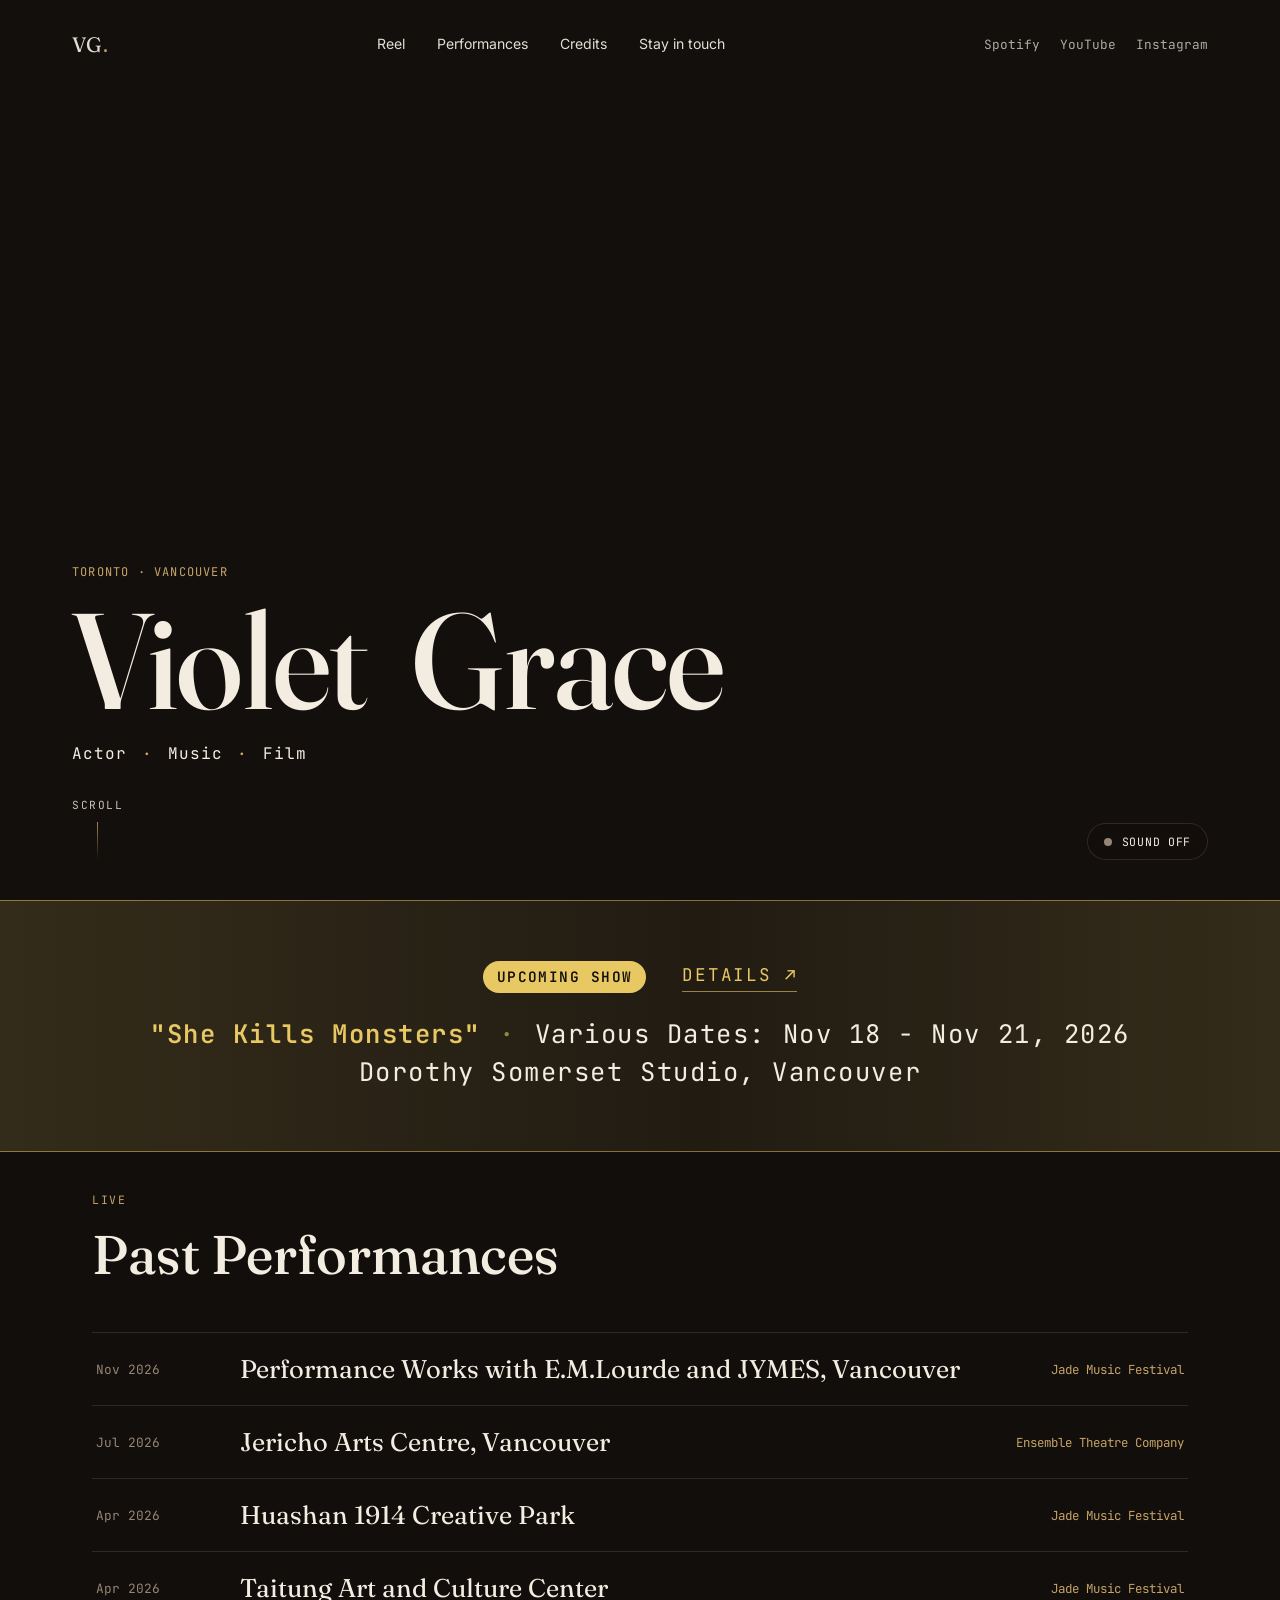
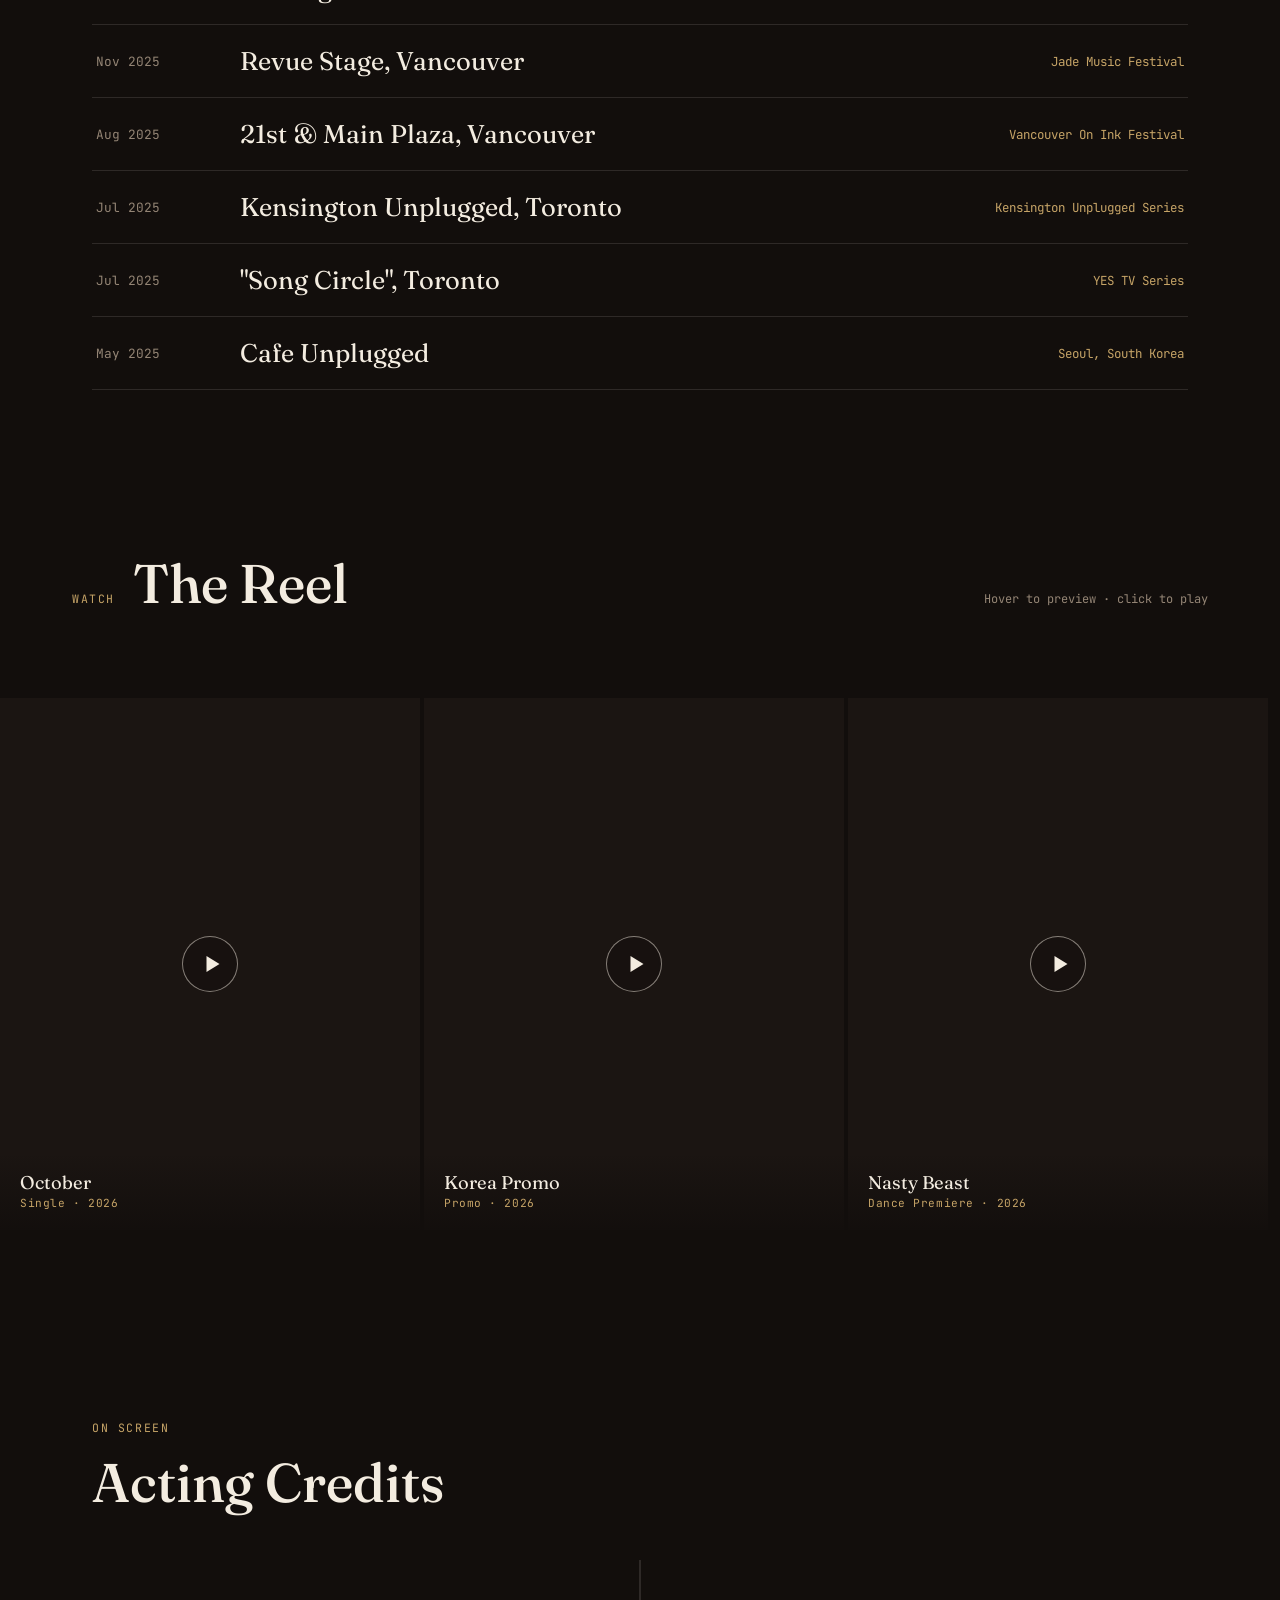
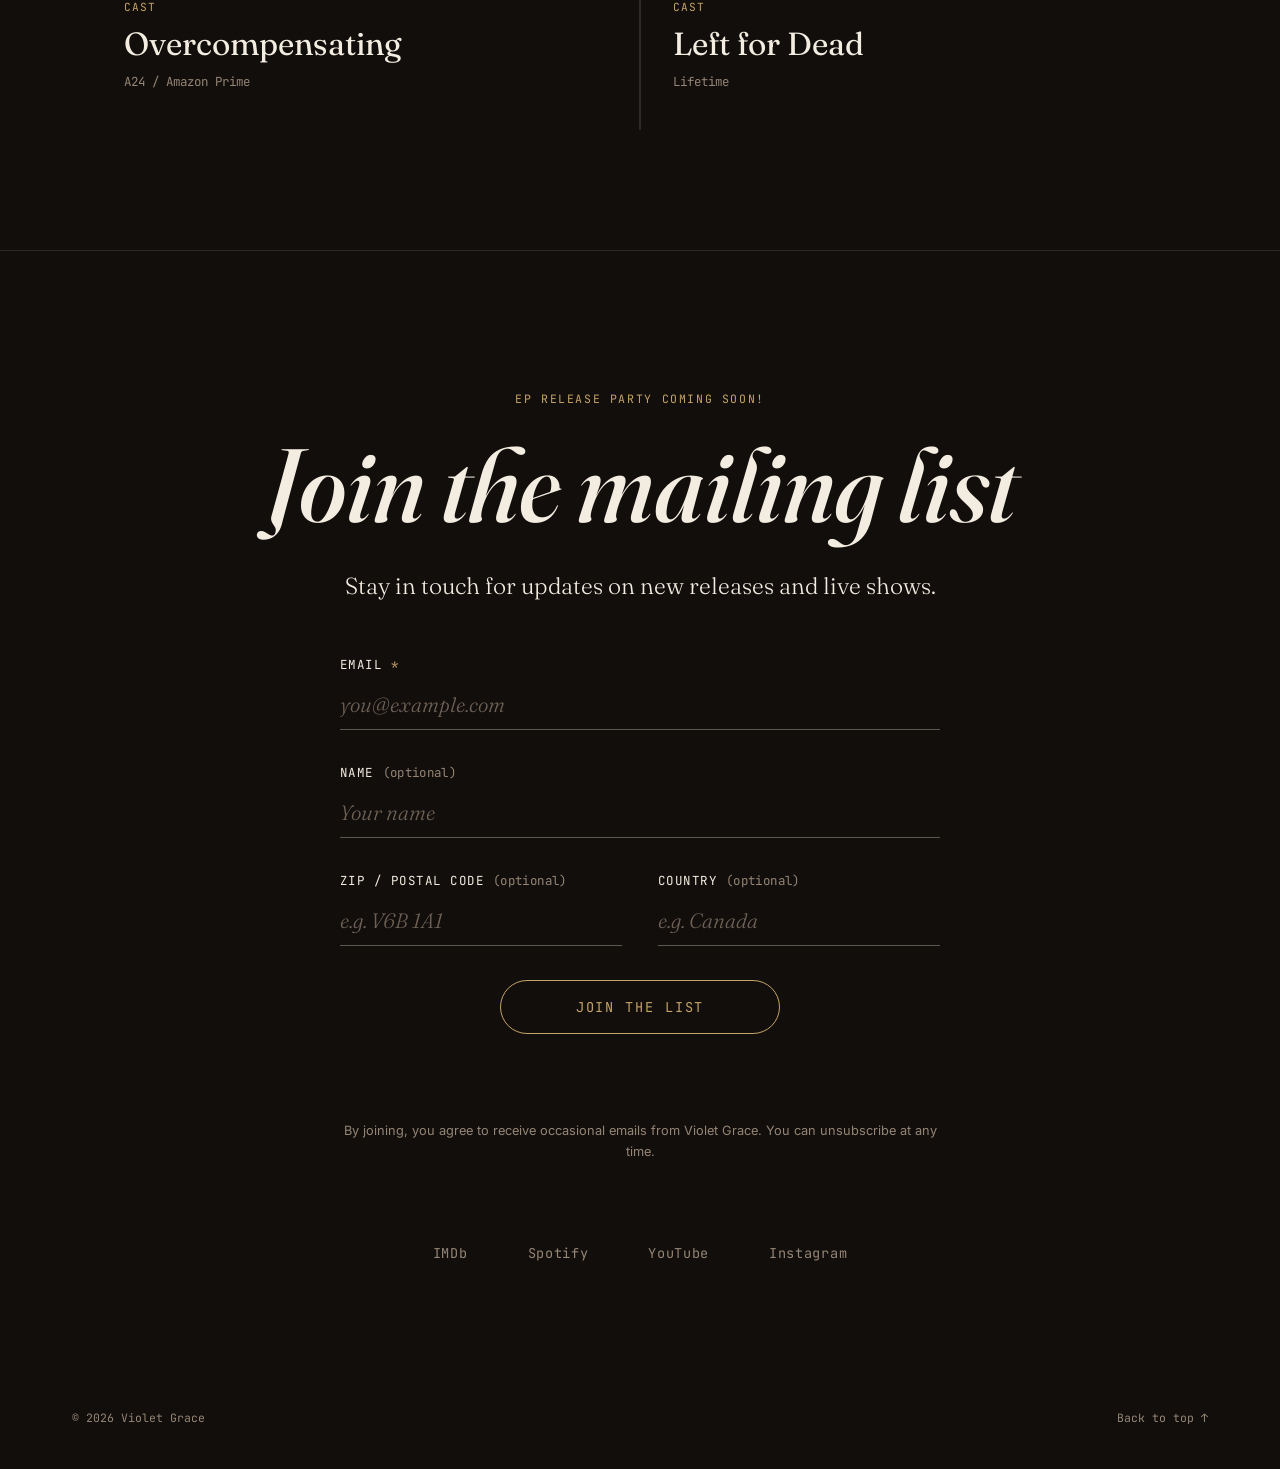
<file: index.html>
<!DOCTYPE html>
<html lang="en">
<head>

<!-- Google tag (gtag.js) -->
<script async src="https://www.googletagmanager.com/gtag/js?id=G-1YGJ31VFRQ"></script>
<script>
  window.dataLayer = window.dataLayer || [];
  function gtag(){dataLayer.push(arguments);}
  gtag('js', new Date());
  gtag('config', 'G-1YGJ31VFRQ');
  gtag('config', 'AW-18082995472');   // Google Ads; delete this line if you're not running ads
</script>
  
<meta charset="UTF-8">
<meta name="viewport" content="width=device-width, initial-scale=1.0">
<title>Violet Grace — Actor · Music · Film</title>
<meta name="description" content="Violet Grace — Actor, musician, and film artist. Watch the reel, upcoming releases, and live performances.">
<link rel="preconnect" href="https://fonts.googleapis.com">
<link rel="preconnect" href="https://fonts.gstatic.com" crossorigin>
<link href="https://fonts.googleapis.com/css2?family=Fraunces:opsz,wght@9..144,300;9..144,400;9..144,500;9..144,600&amp;family=Inter:wght@400;500;600&amp;family=JetBrains+Mono:wght@400;500&amp;display=swap" rel="stylesheet">
<link rel="stylesheet" href="styles.css">
<style>
  /* Soft visible yellow for the Jade Music Festival 2026 link — matches the
     site's warm palette, just a touch brighter so it stands out in the list. */
  .jade-link-2026{
    color: #E8C863;
    transition: opacity .2s ease;
  }
  .jade-link-2026:hover,
  .jade-link-2026:focus-visible{
    opacity: .8;
  }




</style>


</head>
<body>

<!-- Grain overlay -->
<div class="grain" aria-hidden="true"></div>

<!-- ============ HEADER ============ -->
<header class="site-header">
  <a href="#top" class="logo">VG<span class="logo-dot">.</span></a>

  <nav class="main-nav" aria-label="Primary">
    <a href="#reel">Reel</a>
    <a href="#performances">Performances</a>
    <a href="#credits">Credits</a>
    <a href="#connect">Stay in touch</a>
  </nav>

  <div class="header-socials">
    <a href="https://open.spotify.com/artist/6fwGpGsmWu4kERmOrngO64" target="_blank" rel="noopener">Spotify</a>
    <a href="https://www.youtube.com/@violetziyigrace" target="_blank" rel="noopener">YouTube</a>
    <a href="https://www.instagram.com/violetziyigrace/" target="_blank" rel="noopener">Instagram</a>
  </div>

  <button class="nav-toggle" aria-label="Open menu" aria-expanded="false">
    <span></span><span></span>
  </button>
</header>

<!-- Mobile menu -->
<div class="mobile-menu" id="mobileMenu">
  <button type="button" class="mobile-menu-close" id="mobileMenuClose" aria-label="Close menu">Close ✕</button>
  <a href="#reel">Reel</a>
  <a href="#performances">Performances</a>
  <a href="#credits">Credits</a>
  <a href="#connect">Stay in touch</a>
</div>

<!-- ============ HERO ============ -->
<section class="hero" id="top">
  <video class="hero-video" id="heroVideo" autoplay muted loop playsinline preload="auto">
    <source src="https://d2xzwkti23clo4.cloudfront.net/videos/OCT_SHORT.mp4" type="video/mp4">
  </video>
  <div class="hero-scrim"></div>

  <div class="hero-content">
    <p class="eyebrow reveal">Toronto · Vancouver</p>
    <h1 class="hero-title">
      <span class="reveal">Violet</span>
      <span class="reveal" style="--d:0.08s">Grace</span>
    </h1>
    <p class="hero-sub reveal" style="--d:0.16s">Actor <span class="dot">·</span> Music <span class="dot">·</span> Film</p>
  </div>

  <button class="sound-toggle" id="soundToggle" aria-pressed="false">
    <span class="sound-icon"></span>
    <span class="sound-label">Sound off</span>
  </button>

  <a href="#reel" class="scroll-cue" aria-label="Scroll to reel">
    <span>Scroll</span>
    <i></i>
  </a>
</section>


<!--
============ MARQUEE (hidden for now) ============
<div class="marquee" aria-hidden="true">
  <div class="marquee-track">
    <span>Actor ✳ Musician ✳ Film ✳ Live Performance ✳ Screen ✳ Stage ✳ </span>
    <span>Actor ✳ Musician ✳ Film ✳ Live Performance ✳ Screen ✳ Stage ✳ </span>
  </div>
</div>
-->


<!-- ============ SHOW BANNER ============ -->
<!-- Thin highlighted strip. The whole bar is one link to the JMF schedule. -->
<a class="show-banner" id="show" href="https://www.showpass.com/ubcpc-shekillsmonsters/" target="_blank" rel="noopener noreferrer"
   aria-label="She Kills Monsters">
  <span class="show-badge">Upcoming Show</span>
  <span class="show-text">
    <strong class="show-name">"She Kills Monsters"</strong>
    <span class="show-sep" aria-hidden="true">·</span> <span class="show-when">Various Dates: Nov 18 - Nov 21, 2026</span> <br class="show-br">
    <span class="show-where">Dorothy Somerset Studio, Vancouver</span>
  </span>
  <span class="show-cta"><span class="show-cta-word">Details </span><span aria-hidden="true">↗</span></span>
</a>

  
<!-- ============ INTRO ============ -->
<!--
<section class="intro" id="about">
  <p class="section-label reveal">Intro</p>
  <p class="intro-text reveal">
    I'm Violet — an actor and musician.
    Recent work spans indie feature film, television, and original music.
  </p>
</section>
-->

<!-- ============ PERFORMANCES ============ -->
<section class="performances" id="performances">
  <p class="section-label reveal">Live</p>
  <h2 class="reveal">Past Performances</h2>

  <ul class="timeline">
    

<!--
<li class="timeline-item reveal">
      <span class="timeline-date">Nov 2026</span>
      <span class="timeline-venue">Jade Music Festival - November 7th, 2026 - Showcase B, Live at 2:30pm!</span>
      <span class="timeline-loc">Vancouver</span>
    </li>
-->
    <li class="timeline-item reveal">
      <span class="timeline-date">Nov 2026</span>
      <span class="timeline-venue">Performance Works with E.M.Lourde and JYMES, Vancouver</span>
      <span class="timeline-loc">Jade Music Festival</span>
    </li>
    <li class="timeline-item reveal">
      <span class="timeline-date">Jul 2026</span>
      <span class="timeline-venue">Jericho Arts Centre, Vancouver</span>
      <span class="timeline-loc">Ensemble Theatre Company</span>
    </li>
    <li class="timeline-item reveal">
      <span class="timeline-date">Apr 2026</span>
      <span class="timeline-venue">Huashan 1914 Creative Park</span>
      <span class="timeline-loc">Jade Music Festival</span>
    </li>
    </li>
    <li class="timeline-item reveal">
      <span class="timeline-date">Apr 2026</span>
      <span class="timeline-venue">Taitung Art and Culture Center</span>
      <span class="timeline-loc">Jade Music Festival</span>
    </li>
    <li class="timeline-item reveal">
      <span class="timeline-date">Nov 2025</span>
      <span class="timeline-venue">Revue Stage, Vancouver</span>
      <span class="timeline-loc">Jade Music Festival</span>

    </li>
    <li class="timeline-item reveal">
      <span class="timeline-date">Aug 2025</span>
      <span class="timeline-venue">21st &amp; Main Plaza, Vancouver</span>
      <span class="timeline-loc">Vancouver On Ink Festival</span>
    </li>
    <li class="timeline-item reveal">
      <span class="timeline-date">Jul 2025</span>
      <span class="timeline-venue">Kensington Unplugged, Toronto</span>
      <span class="timeline-loc">Kensington Unplugged Series</span>
    </li>
    <li class="timeline-item reveal">
      <span class="timeline-date">Jul 2025</span>
      <span class="timeline-venue">"Song Circle", Toronto</span>
      <span class="timeline-loc">YES TV Series</span>
    </li>
    <li class="timeline-item reveal">
      <span class="timeline-date">May 2025</span>
      <span class="timeline-venue">Cafe Unplugged</span>
      <span class="timeline-loc">Seoul, South Korea</span>
    </li>
  </ul>
</section>
  

<!-- ============ REEL ============ -->


<section class="reel" id="reel">
  <div class="reel-heading">
    <p class="section-label reveal">Watch</p>
    <h2 class="reveal">The Reel</h2>
    <p class="reel-hint reveal">Hover to preview · click to play</p>
  </div>

  <div class="filmstrip" id="filmstrip">

    <article class="frame" tabindex="0" data-video="https://d2xzwkti23clo4.cloudfront.net/videos/October_V2.mp4" data-title="October" data-meta="Single · 2026">
      <video class="frame-video" muted loop playsinline preload="metadata">
        <source src="https://d2xzwkti23clo4.cloudfront.net/videos/October_V2.mp4" type="video/mp4">
      </video>
      <div class="frame-play" aria-hidden="true"></div>
      <div class="frame-caption">
        <span class="frame-title">October</span>
        <span class="frame-meta">Single · 2026</span>
      </div>
    </article>

    <article class="frame" tabindex="0" data-video="https://d2xzwkti23clo4.cloudfront.net/videos/Korea_Promo1.mp4" data-title="Korea Interlude Promo" data-meta="Promo · 2026">
      <video class="frame-video" muted loop playsinline preload="metadata">
        <source src="https://d2xzwkti23clo4.cloudfront.net/videos/Korea_Promo1.mp4#t=0.5" type="video/mp4">
      </video>
      <div class="frame-play" aria-hidden="true"></div>
      <div class="frame-caption">
        <span class="frame-title">Korea Promo</span>
        <span class="frame-meta">Promo · 2026</span>
      </div>
    </article>

    <article class="frame" tabindex="0" data-video="https://d2xzwkti23clo4.cloudfront.net/videos/Nasty-Beast-Dance.mp4" data-title="Nasty Beast" data-meta="Promo · 2026">
      <video class="frame-video" muted loop playsinline preload="metadata">
        <source src="https://d2xzwkti23clo4.cloudfront.net/videos/Nasty-Beast-Dance.mp4#t=0.5" type="video/mp4">
      </video>
      <div class="frame-play" aria-hidden="true"></div>
      <div class="frame-caption">
        <span class="frame-title">Nasty Beast</span>
        <span class="frame-meta">Dance Premiere · 2026</span>
      </div>
    </article>

  </div>
</section>


<!-- ============ CREDITS ============ -->
<section class="credits" id="credits">
  <p class="section-label reveal">On Screen</p>
  <h2 class="reveal">Acting Credits</h2>

  <div class="credit-cards">
    <a class="credit-card reveal" href="https://www.imdb.com/name/nm7448528/" target="_blank" rel="noopener">
      <span class="credit-role">Cast</span>
      <span class="credit-title">Overcompensating</span>
      <span class="credit-net">A24 / Amazon Prime</span>
    </a>
    <a class="credit-card reveal" href="https://www.imdb.com/name/nm7448528/" target="_blank" rel="noopener">
      <span class="credit-role">Cast</span>
      <span class="credit-title">Left for Dead</span>
      <span class="credit-net">Lifetime</span>
    </a>
  </div>
</section>

<!-- ============ CONNECT / MAILING LIST ============ -->
<!-- Submits via script.js to a Google Apps Script web app that writes to your Google Sheet. -->
<section class="connect" id="connect">
  <p class="section-label reveal">EP release party coming soon!</p>
  <h2 class="connect-title reveal">Join the mailing list</h2>
  <p class="mail-intro reveal">Stay in touch for updates on new releases and live shows.</p>


  <form class="mail-form reveal" id="mailForm" action="#" method="post">
    <div class="mail-field mail-field--full">
      <label for="mlEmail">Email <span class="mail-req" aria-hidden="true">*</span><span class="visually-hidden">(required)</span></label>
      <input type="email" id="mlEmail" name="email" required autocomplete="email" inputmode="email" maxlength="200" placeholder="you@example.com">
    </div>

    <div class="mail-field mail-field--full">
      <label for="mlName">Name <span class="mail-opt">(optional)</span></label>
      <input type="text" id="mlName" name="name" autocomplete="name" maxlength="120" placeholder="Your name">
    </div>

    <div class="mail-field">
      <label for="mlZip">ZIP / Postal code <span class="mail-opt">(optional)</span></label>
      <input type="text" id="mlZip" name="zip" autocomplete="postal-code" maxlength="20" placeholder="e.g. V6B 1A1">
    </div>

    <div class="mail-field">
      <label for="mlCountry">Country <span class="mail-opt">(optional)</span></label>
      <input type="text" id="mlCountry" name="country" autocomplete="country-name" maxlength="80" placeholder="e.g. Canada">
    </div>
    

    <!-- Spam trap: real visitors never see or fill this. Do not remove. -->
    
    <div class="mail-hp" aria-hidden="true">
      <input type="text" name="company" tabindex="-1" autocomplete="off" aria-label="Do not fill in">
    </div>

    <button type="submit" class="mail-submit" id="mailSubmit">Join the list</button>
    <p class="mail-status" id="mailStatus" role="status" aria-live="polite"></p>
    <p class="mail-note">By joining, you agree to receive occasional emails from Violet Grace. You can unsubscribe at any time.</p>
  </form>
  
  <div class="connect-grid reveal">
    <a href="https://www.imdb.com/name/nm7448528/" target="_blank" rel="noopener">IMDb</a>
    <a href="https://open.spotify.com/artist/6fwGpGsmWu4kERmOrngO64" target="_blank" rel="noopener">Spotify</a>
    <a href="https://www.youtube.com/@violetziyigrace" target="_blank" rel="noopener">YouTube</a>
    <a href="https://www.instagram.com/violetziyigrace/" target="_blank" rel="noopener">Instagram</a>
  </div>
</section>

<footer class="site-footer">
  <span>© 2026 Violet Grace</span>
  <a href="#top">Back to top ↑</a>
</footer>

<!-- ============ LIGHTBOX ============ -->
<div class="lightbox" id="lightbox" aria-hidden="true">
  <div class="lightbox-backdrop" id="lightboxBackdrop"></div>
  <div class="lightbox-panel">
    <button class="lightbox-close" id="lightboxClose" aria-label="Close video">Close ✕</button>
    <video class="lightbox-video" id="lightboxVideo" controls playsinline></video>
    <div class="lightbox-info">
      <span id="lightboxTitle"></span>
      <span id="lightboxMeta"></span>
    </div>
  </div>
</div>

<script src="script.js?v=2"></script>
</body>
</html>
</file>
<file: styles.css>
/* ==========================================================================
   VIOLET GRACE — Portfolio
   Palette: theatre-dark warm charcoal + brushed gold + deep wine
   Type: Fraunces (display) / Inter (UI) / JetBrains Mono (meta, labels)
   ========================================================================== */

:root{
  --bg:        #120e0c;
  --bg-alt:    #1b1512;
  --ivory:     #f3ece0;
  --gold:      #c6a467;
  --wine:      #7a2331;
  --muted:     #948575;
  --line:      rgba(243,236,224,0.12);

  --font-display: "Fraunces", serif;
  --font-body:    "Inter", sans-serif;
  --font-mono:    "JetBrains Mono", monospace;

  --container: 1240px;
  --edge: clamp(24px, 6vw, 72px);
}

*{ box-sizing: border-box; }
html{ scroll-behavior: smooth; }

body{
  margin:0;
  background: var(--bg);
  color: var(--ivory);
  font-family: var(--font-body);
  -webkit-font-smoothing: antialiased;
  overflow-x: hidden;
}

a{ color: inherit; text-decoration: none; }
ul{ list-style: none; margin:0; padding:0; }
h1,h2{ font-family: var(--font-display); font-weight: 500; margin:0; }

/* subtle film grain over everything */
.grain{
  position: fixed; inset:0; pointer-events:none; z-index: 999;
  opacity: 0.05; mix-blend-mode: overlay;
  background-image: url("data:image/svg+xml,%3Csvg xmlns='http://www.w3.org/2000/svg' width='120' height='120'%3E%3Cfilter id='n'%3E%3CfeTurbulence type='fractalNoise' baseFrequency='0.9' numOctaves='2' stitchTiles='stitch'/%3E%3C/filter%3E%3Crect width='100%25' height='100%25' filter='url(%23n)'/%3E%3C/svg%3E");
}

/* ===== reveal-on-scroll ===== */
.reveal{
  opacity:0; transform: translateY(22px);
  transition: opacity .8s cubic-bezier(.16,.8,.24,1), transform .8s cubic-bezier(.16,.8,.24,1);
  transition-delay: var(--d, 0s);
}
.reveal.is-visible{ opacity:1; transform: translateY(0); }
@media (prefers-reduced-motion: reduce){
  .reveal{ opacity:1; transform:none; transition:none; }
}

.section-label{
  font-family: var(--font-mono);
  font-size: .72rem; letter-spacing: .14em; text-transform: uppercase;
  color: var(--gold); margin: 0 0 14px;
}

/* ===== HEADER ===== */
.site-header{
  position: fixed; top:0; left:0; right:0; z-index: 60;
  display:flex; align-items:center; justify-content:space-between;
  padding: 22px var(--edge);
  mix-blend-mode: difference;
}
.logo{ font-family: var(--font-display); font-size: 1.3rem; letter-spacing: .02em; display:inline-block; padding: 10px 10px 10px 0; }
.logo-dot{ color: var(--gold); }
.main-nav{ display:flex; gap: 32px; font-size: .88rem; }
.main-nav a{ position:relative; padding-bottom: 3px; }
.main-nav a::after{
  content:""; position:absolute; left:0; right:100%; bottom:0; height:1px;
  background: currentColor; transition: right .35s ease;
}
.main-nav a:hover::after{ right:0; }
.header-socials{ display:flex; gap:20px; font-size:.8rem; font-family: var(--font-mono); }
.header-socials a{ opacity:.75; transition: opacity .25s; }
.header-socials a:hover{ opacity:1; }

.nav-toggle{
  display:none; width:46px; height:44px; background:none; border:0; cursor:pointer;
  flex-direction:column; justify-content:space-between; padding:11px 6px; margin-right:-6px;
}
.nav-toggle span{ height:1px; width:100%; background: var(--ivory); }

.mobile-menu{
  position: fixed; inset:0; background: var(--bg); z-index: 70;
  display:flex; flex-direction:column; align-items:center; justify-content: safe center; gap: 22px;
  padding: 72px var(--edge) 32px;           /* keeps everything inside the phone's side margins */
  overflow-y: auto;
  transform: translateY(-100%); transition: transform .5s cubic-bezier(.16,.8,.24,1);
}
.mobile-menu.open{ transform: translateY(0); }
/* Big serif style for the page links in the phone menu */
.mobile-menu > a{ font-family: var(--font-display); font-size: 1.8rem; }
.mobile-menu-close{
  position:absolute; top: 14px; right: var(--edge);
  background:none; border:0; padding: 14px 0 14px 16px; cursor:pointer;
  color: var(--ivory); font-family: var(--font-mono); font-size:.8rem; letter-spacing:.05em;
}

@media (max-height: 540px){
  .mobile-menu{ gap: 12px; padding-top: 56px; padding-bottom: 20px; }
  .mobile-menu > a{ font-size: 1.4rem; }
}
@media (max-width: 359px){
  .mobile-menu > a{ font-size: 1.6rem; }
}

/* ===== HERO ===== */
.hero{
  position: relative; height: 100vh; min-height: 640px;
  display:flex; align-items:flex-end;
  overflow: hidden;
}
.hero-video{
  position:absolute; inset:0; width:100%; height:100%; object-fit: cover;
  filter: saturate(.9) contrast(1.05);
}
.hero-scrim{
  position:absolute; inset:0;
  background:
    linear-gradient(180deg, rgba(18,14,12,.55) 0%, rgba(18,14,12,.25) 35%, rgba(18,14,12,.85) 100%);
}
.hero-content{
  position: relative; z-index:2; padding: 0 var(--edge) 136px;   /* clears the Scroll cue below */
  width: 100%;
}
.eyebrow{
  font-family: var(--font-mono); font-size: .75rem; letter-spacing:.1em;
  color: var(--gold); text-transform: uppercase; margin: 0 0 18px;
}
.hero-title{
  font-size: clamp(3.2rem, 11vw, 8.5rem);
  line-height: .92; letter-spacing: -.01em;
  display:flex; flex-wrap:wrap; gap: 0 .32em;
}
.hero-sub{
  font-family: var(--font-mono); font-size: 1rem; letter-spacing:.06em;
  color: var(--ivory); opacity:.85; margin: 20px 0 0;
}
.hero-sub .dot{ color: var(--gold); margin: 0 4px; }

.sound-toggle{
  position:absolute; right: var(--edge); bottom: 40px; z-index:3;
  display:flex; align-items:center; gap:10px;
  background: rgba(18,14,12,.4); border: 1px solid var(--line);
  color: var(--ivory); font-family: var(--font-mono); font-size:.72rem;
  letter-spacing:.06em; text-transform:uppercase;
  padding: 10px 16px; border-radius: 999px; cursor:pointer;
  backdrop-filter: blur(6px);
  transition: border-color .25s;
}
.sound-toggle:hover{ border-color: var(--gold); }
.sound-icon{
  width:8px; height:8px; border-radius:50%; background: var(--muted); display:inline-block;
}
.sound-toggle[aria-pressed="true"] .sound-icon{ background: var(--gold); box-shadow: 0 0 8px var(--gold); }

.scroll-cue{
  position:absolute; left: var(--edge); bottom: 40px; z-index:3;
  display:flex; flex-direction:column; align-items:center; gap:10px;
  font-family: var(--font-mono); font-size: .7rem; letter-spacing:.14em; text-transform:uppercase;
  color: var(--ivory); opacity:.8;
}
.scroll-cue i{
  width:1px; height: 38px; background: linear-gradient(var(--gold), transparent);
  position:relative; overflow:hidden;
}
.scroll-cue i::after{
  content:""; position:absolute; left:0; top:-100%; width:100%; height:100%;
  background: var(--gold); animation: cue 1.8s ease-in-out infinite;
}
@keyframes cue{ to{ top: 100%; } }

/* ===== MARQUEE ===== */
.marquee{
  border-top: 1px solid var(--line); border-bottom: 1px solid var(--line);
  overflow: hidden; background: var(--bg-alt);
  padding: 18px 0;
}
.marquee-track{
  display:flex; white-space:nowrap; width: max-content;
  font-family: var(--font-display); font-style: italic; font-size: 1.4rem;
  color: var(--muted);
  animation: marquee 26s linear infinite;
}
.marquee-track span{ padding-right: 4px; }
@keyframes marquee{ from{ transform: translateX(0); } to{ transform: translateX(-50%); } }
@media (prefers-reduced-motion: reduce){ .marquee-track{ animation: none; } }




/* ===== SHOW BANNER ===== */
/* Text size matches the "Past Performances" venue names; font style matches the hero "Actor · Music · Film" line. */
.show-banner{
  display: flex; align-items: center; justify-content: center;
  flex-wrap: wrap; gap: 18px 40px;
  padding: clamp(36px, 5vw, 60px) var(--edge);
  background: linear-gradient(90deg, rgba(232,200,99,.16), rgba(232,200,99,.07) 55%, rgba(232,200,99,.16));
  border-top: 1px solid rgba(232,200,99,.5);
  border-bottom: 1px solid rgba(232,200,99,.5);
  color: var(--ivory, #f3ece0);
  font-family: var(--font-mono, "JetBrains Mono", monospace);
  font-size: clamp(1.1rem, 2.2vw, 1.6rem);
  letter-spacing: .06em; line-height: 1.5;
  text-align: center; text-decoration: none;
  transition: background .25s ease;
}
.show-banner:hover,
.show-banner:focus-visible{
  background: linear-gradient(90deg, rgba(232,200,99,.26), rgba(232,200,99,.14) 55%, rgba(232,200,99,.26));
}
.show-banner:focus-visible{ outline: 2px solid #E8C863; outline-offset: -4px; }
.show-badge{
  display: inline-flex; align-items: center; gap: 7px;
  padding: 5px 14px; border-radius: 999px;
  background: #E8C863; color: #120e0c;
  font-weight: 600; text-transform: uppercase; letter-spacing: .1em; font-size: clamp(.74rem, 1.2vw, .9rem);
}
.show-dot{
  width: 7px; height: 7px; border-radius: 50%; background: #B3261E;
  animation: show-pulse 1.8s ease-in-out infinite;
}
@keyframes show-pulse{ 0%,100%{ opacity: 1; transform: scale(1); } 50%{ opacity: .35; transform: scale(.8); } }
.show-text{ text-wrap: balance; }
.show-text strong{ color: #E8C863; font-weight: 600; }
.show-sep{ color: rgba(232,200,99,.6); margin: 0 2px; }
.show-cta{
  color: #E8C863; text-transform: uppercase; letter-spacing: .1em; font-size: clamp(.9rem, 1.4vw, 1.1rem);
  border-bottom: 1px solid rgba(232,200,99,.6); padding-bottom: 2px; white-space: nowrap;
}

/* Tablet + desktop: badge and Details arrow share the top row, show details sit underneath */
@media (min-width: 640px){
  .show-banner{
    display: grid; grid-template-columns: auto auto; justify-content: center;
    grid-template-areas: "badge cta" "text text";
    align-items: center; gap: 22px 36px;
  }
  .show-badge{ grid-area: badge; justify-self: end; }
  .show-cta{ grid-area: cta; justify-self: start; }
  .show-text{ grid-area: text; }
}

/* Phones: row 1 = "Upcoming Show" badge (left) + Details arrow (right); show details sit underneath */
@media (max-width: 639px){
  .show-banner{
    display: grid; grid-template-columns: minmax(0,1fr) auto;
    grid-template-areas: "badge cta" "text text";
    align-items: center; gap: 18px 12px;
    padding: 30px 20px;
    letter-spacing: .03em; text-align: left;
  }
  .show-badge{ grid-area: badge; justify-self: start; font-size: .72rem; padding: 5px 12px; }
  .show-cta{ grid-area: cta; font-size: .82rem; border-bottom: 0; }
  .show-text{ grid-area: text; display: flex; flex-direction: column; gap: 4px; min-width: 0; text-wrap: pretty; }
  .show-sep, .show-br{ display: none; }
  .show-when, .show-where{ display: block; overflow-wrap: anywhere; }
}
@media (prefers-reduced-motion: reduce){ .show-dot{ animation: none; } }

/* ===== MAILING LIST FORM ===== */
.visually-hidden{
  position: absolute; width: 1px; height: 1px; margin: -1px; padding: 0;
  overflow: hidden; clip: rect(0 0 0 0); white-space: nowrap; border: 0;
}
.mail-intro{
  max-width: 44ch; margin: 20px auto 0;
  font-family: var(--font-display); font-weight: 300;
  font-size: clamp(1.15rem, 2.6vw, 1.45rem); line-height: 1.5;
  color: var(--ivory); opacity: .8;
}
.mail-form{
  display: grid; grid-template-columns: 1fr; gap: 34px 36px;
  max-width: 600px; margin: 52px auto 0; text-align: left;
}
.mail-field{ display: flex; flex-direction: column; gap: 6px; }
.mail-field label{
  font-family: var(--font-mono); font-size: .78rem; letter-spacing: .12em; text-transform: uppercase;
  color: var(--ivory);
}
.mail-req{ color: var(--gold); }
.mail-opt{ color: var(--muted); text-transform: none; letter-spacing: .03em; }

/* Line-style inputs: no box, just a line underneath */
.mail-field input{
  width: 100%; padding: 12px 0 11px;
  background: transparent; border: 0; border-radius: 0;
  border-bottom: 1px solid rgba(243,236,224,.32);
  color: var(--ivory);
  font-family: var(--font-display); font-weight: 300; font-size: 1.3rem; line-height: 1.3;
  -webkit-appearance: none; appearance: none;
  transition: border-color .25s ease, box-shadow .25s ease;
}
.mail-field input::placeholder{ color: var(--muted); opacity: .7; font-style: italic; }
.mail-field input:hover{ border-bottom-color: rgba(243,236,224,.55); }
.mail-field input:focus{
  outline: none; border-bottom-color: var(--gold); box-shadow: 0 1px 0 0 var(--gold);
}
/* Stop browser autofill from painting a white/yellow box */
.mail-field input:-webkit-autofill,
.mail-field input:-webkit-autofill:focus{
  -webkit-text-fill-color: var(--ivory);
  -webkit-box-shadow: 0 0 0 1000px var(--bg) inset;
  caret-color: var(--ivory);
  transition: background-color 9999s ease-out 0s;
}

/* Spam trap: invisible to people. Do not remove. */
.mail-hp{ position: absolute; left: -9999px; top: auto; width: 1px; height: 1px; overflow: hidden; opacity: 0; pointer-events: none; }

/* Button: same outlined pill style as the site's other buttons, gold */
.mail-submit{
  justify-self: center; width: 100%; min-height: 54px;
  padding: 16px 44px; cursor: pointer;
  background: transparent; color: var(--gold);
  border: 1px solid var(--gold); border-radius: 999px;
  font-family: var(--font-mono); font-size: .85rem; letter-spacing: .14em; text-transform: uppercase;
  transition: background .25s ease, color .25s ease;
}
.mail-submit:hover{ background: var(--gold); color: var(--bg); }
.mail-submit:focus-visible{ outline: 1px solid var(--gold); outline-offset: 4px; }
.mail-submit:disabled{ opacity: .55; cursor: progress; background: transparent; color: var(--gold); }
.mail-status{ margin: 0; min-height: 1.4em; font-family: var(--font-mono); font-size: .85rem; letter-spacing: .04em; text-align: center; }
.mail-status.is-success{ color: var(--gold); }
.mail-status.is-error{ color: #ff8f7a; }
.mail-note{
  margin: 0; text-align: center; font-size: .8rem; line-height: 1.6;
  color: var(--muted);
}
.connect-grid{ margin-top: 64px; }
@media (min-width: 640px){
  .mail-form{ grid-template-columns: 1fr 1fr; }
  .mail-field--full, .mail-submit, .mail-status, .mail-note{ grid-column: 1 / -1; }
  .mail-submit{ width: auto; min-width: 280px; }
}

/* ===== INTRO ===== */
.intro{
  max-width: var(--container); margin: 0 auto;
  padding: 140px var(--edge) 100px;
}
.intro-text{
  font-family: var(--font-display); font-weight: 300;
  font-size: clamp(1.5rem, 3.4vw, 2.5rem); line-height: 1.35;
  max-width: 900px; color: var(--ivory);
}

/* ===== REEL / FILMSTRIP (signature element) ===== */
.reel{ padding: 40px 0 120px; }
.reel-heading{ padding: 0 var(--edge); margin-bottom: 40px; display:flex; align-items:baseline; gap: 18px; flex-wrap:wrap; }
.reel-heading h2{ font-size: clamp(2rem, 5vw, 3.4rem); }
.reel-hint{ font-family: var(--font-mono); font-size:.75rem; color: var(--muted); margin-left:auto; }

.filmstrip{
  display:flex; gap: 4px; overflow-x:auto; padding: 24px var(--edge) 16px;
  scroll-snap-type: x proximity;
  scrollbar-width: thin; scrollbar-color: var(--gold) transparent;
}
.filmstrip::-webkit-scrollbar{ height:5px; }
.filmstrip::-webkit-scrollbar-thumb{ background: var(--gold); border-radius: 3px; }

.frame{
  position: relative; flex: 0 0 clamp(260px, 34vw, 420px);
  aspect-ratio: 3/4; scroll-snap-align: start;
  background: var(--bg-alt); cursor: pointer;
  border-top: 14px solid var(--bg); border-bottom: 14px solid var(--bg);
  overflow: hidden;
}
/* sprocket holes — the "film" motif */
.frame::before, .frame::after{
  content:""; position:absolute; left:0; right:0; height:14px; z-index:2;
  background-image: radial-gradient(circle, var(--bg) 0 3px, transparent 3.5px);
  background-size: 22px 14px; background-repeat: repeat-x;
  background-position: 10px center;
}
.frame::before{ top:-14px; }
.frame::after{ bottom:-14px; }

.frame-video{
  position:absolute; inset:0; width:100%; height:100%; object-fit: cover;
  filter: saturate(.85) brightness(.8);
  transition: transform .6s cubic-bezier(.16,.8,.24,1), filter .4s;
}
.frame:hover .frame-video, .frame:focus-visible .frame-video{
  transform: scale(1.06); filter: saturate(1) brightness(.95);
}
.frame-play{
  position:absolute; top:50%; left:50%; width:56px; height:56px;
  transform: translate(-50%,-50%); border-radius:50%;
  border: 1px solid rgba(243,236,224,.5);
  background: rgba(18,14,12,.35); backdrop-filter: blur(3px);
  transition: opacity .3s, transform .3s;
}
.frame-play::after{
  content:""; position:absolute; top:50%; left:56%; transform: translate(-50%,-50%);
  border-style: solid; border-width: 8px 0 8px 13px;
  border-color: transparent transparent transparent var(--ivory);
}
.frame:hover .frame-play{ opacity:0; transform: translate(-50%,-50%) scale(.8); }

.frame-caption{
  position:absolute; left:0; right:0; bottom:0; z-index:2;
  padding: 18px 20px 20px;
  background: linear-gradient(0deg, rgba(18,14,12,.9), transparent);
  display:flex; flex-direction:column; gap:2px;
}
.frame-title{ font-family: var(--font-display); font-size:1.15rem; }
.frame-meta{ font-family: var(--font-mono); font-size:.7rem; color: var(--gold); letter-spacing:.05em; }

/* ===== PERFORMANCES / TIMELINE ===== */
.performances{ max-width: var(--container); margin: 0 auto; padding: 40px var(--edge) 120px; }
.performances h2{ font-size: clamp(2rem, 5vw, 3.4rem); margin-bottom: 44px; }

.timeline{ border-top: 1px solid var(--line); }
.timeline-item{
  display:grid; grid-template-columns: 120px 1fr auto; align-items:center; gap: 24px;
  padding: 20px 4px; border-bottom: 1px solid var(--line);
  transition: padding-left .3s ease, border-color .3s;
}
.timeline-item:hover{ padding-left: 16px; border-color: var(--gold); }
.timeline-date{ font-family: var(--font-mono); font-size:.8rem; color: var(--muted); }
.timeline-venue{ font-family: var(--font-display); font-size: clamp(1.1rem, 2.2vw, 1.6rem); }
.timeline-loc{ font-family: var(--font-mono); font-size:.78rem; color: var(--gold); text-align:right; white-space:nowrap; }

/* ===== CREDITS ===== */
.credits{ max-width: var(--container); margin: 0 auto; padding: 40px var(--edge) 120px; }
.credits h2{ font-size: clamp(2rem, 5vw, 3.4rem); margin-bottom: 44px; }
.credit-cards{ display:grid; grid-template-columns: repeat(auto-fit, minmax(280px, 1fr)); gap: 2px; background: var(--line); }
.credit-card{
  background: var(--bg); padding: 40px 32px; display:flex; flex-direction:column; gap:10px;
  transition: background .3s;
}
.credit-card:hover{ background: var(--bg-alt); }
.credit-role{ font-family: var(--font-mono); font-size:.7rem; letter-spacing:.1em; text-transform:uppercase; color: var(--gold); }
.credit-title{ font-family: var(--font-display); font-size: clamp(1.4rem, 3vw, 2rem); }
.credit-net{ font-family: var(--font-mono); font-size:.78rem; color: var(--muted); }

/* ===== CONNECT ===== */
.connect{
  text-align:center; padding: 140px var(--edge) 100px;
  border-top: 1px solid var(--line);
}
.connect .section-label{ display:block; }
.connect-title{ font-size: clamp(2.6rem, 9vw, 6.5rem); font-style: italic; }
.connect-link{
  display:inline-block; margin-top: 28px; font-family: var(--font-mono);
  font-size: .95rem; border-bottom: 1px solid var(--gold); padding-bottom: 4px;
}
.connect-grid{
  margin-top: 70px; display:flex; justify-content:center; gap: clamp(20px,4vw,48px);
  flex-wrap:wrap; font-family: var(--font-mono); font-size:.85rem; letter-spacing:.05em;
}
.connect-grid a{ color: var(--muted); transition: color .25s; display:inline-block; padding: 12px 6px; }
.connect-grid a:hover{ color: var(--gold); }

/* ===== FOOTER ===== */
.site-footer a{ display:inline-block; padding: 12px 0; }
.site-footer{
  display:flex; justify-content:space-between; align-items:center; padding: 24px var(--edge) 32px;
  font-family: var(--font-mono); font-size:.72rem; color: var(--muted);
}

/* ===== LIGHTBOX ===== */
.lightbox{
  position: fixed; inset:0; z-index: 100;
  display:flex; align-items:center; justify-content:center;
  opacity:0; pointer-events:none; transition: opacity .35s ease;
}
.lightbox.open{ opacity:1; pointer-events:auto; }
.lightbox-backdrop{ position:absolute; inset:0; background: rgba(10,7,6,.92); backdrop-filter: blur(6px); }
.lightbox-panel{
  position:relative; z-index:2; width:min(92vw, 900px);
  transform: scale(.96); transition: transform .35s ease;
}
.lightbox.open .lightbox-panel{ transform: scale(1); }
.lightbox-video{ width:100%; max-height:76vh; background:#000; display:block; }
.lightbox-close{
  position:absolute; top:-50px; right:0; background:none; border:0; padding: 10px 0 10px 12px; color: var(--ivory);
  font-family: var(--font-mono); font-size:.8rem; cursor:pointer; letter-spacing:.05em;
}
.lightbox-info{
  display:flex; justify-content:space-between; margin-top: 14px;
  font-family: var(--font-mono); font-size:.78rem; color: var(--muted);
}
#lightboxTitle{ color: var(--ivory); font-family: var(--font-display); font-size: 1.1rem; }

/* ===== RESPONSIVE ===== */
@media (max-width: 860px){
  .main-nav, .header-socials{ display:none; }
  .nav-toggle{ display:flex; }
  .timeline-item{ grid-template-columns: 1fr; gap:4px; text-align:left; }
  .timeline-loc{ text-align:left; }
}

/* Keyboard focus visibility */
a:focus-visible, button:focus-visible, .frame:focus-visible{
  outline: 1px solid var(--gold); outline-offset: 3px;
}
</file>
